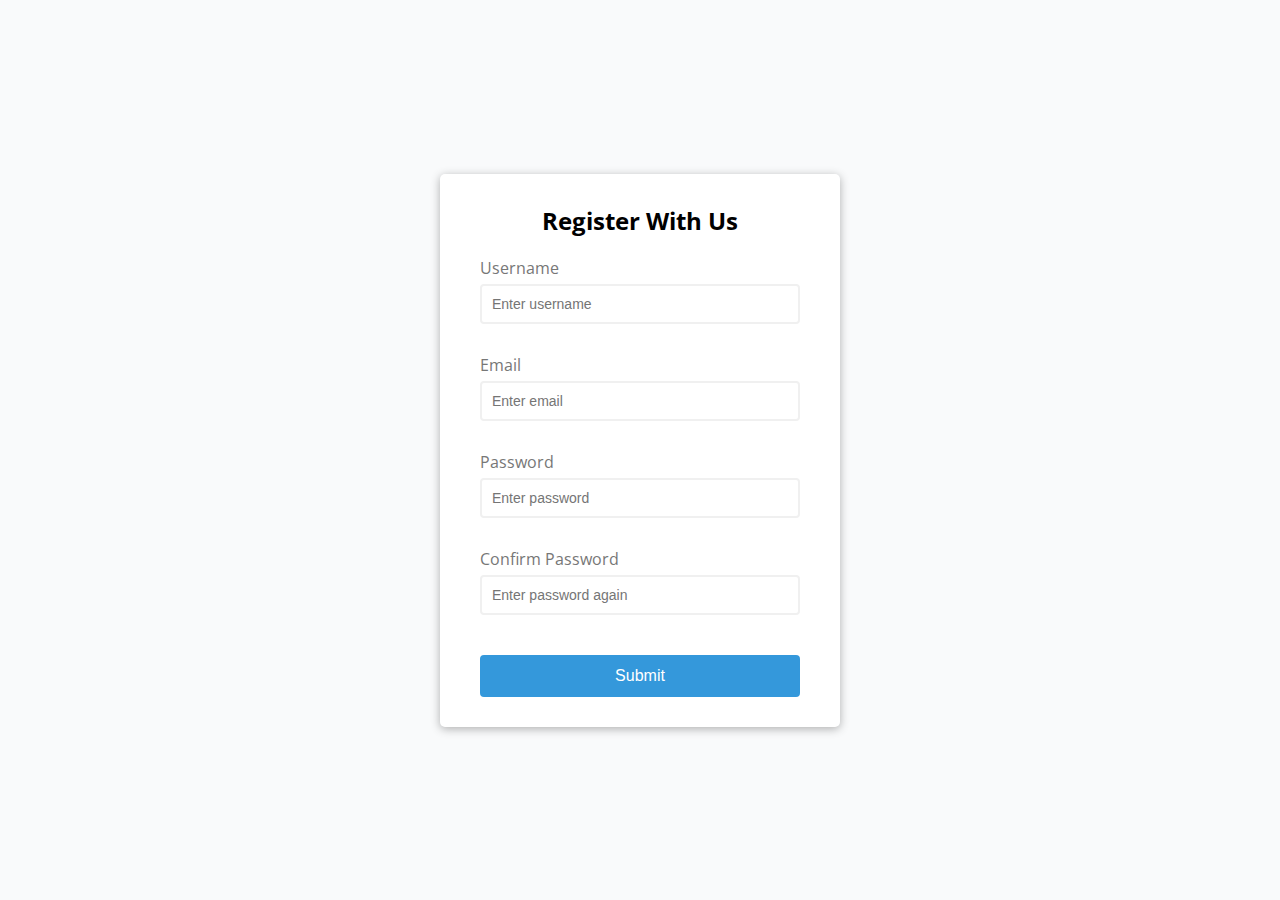
<file: 1-form-validator/index.html>
<!DOCTYPE html>
<html lang="en">
<head>
    <meta charset="UTF-8">
    <meta name="viewport" content="width=device-width, initial-scale=1.0">
    <link rel="stylesheet" href="style.css">
    <title>Form Validator</title>
</head>
<body>
    <div class="container">
        <form id="form" class="form">
            <h2>Register With Us</h2>
            <div class="form-control">
                <label for="username">Username</label>
                <input type="text" id="username" placeholder="Enter username">
                <small>Error message</small>
            </div>
            <div class="form-control">
                <label for="email">Email</label>
                <input type="text" id="email" placeholder="Enter email">
                <small>Error message</small>
            </div>
            <div class="form-control">
                <label for="password">Password</label>
                <input type="password" id="password" placeholder="Enter password">
                <small>Error message</small>
            </div>
            <div class="form-control">
                <label for="password2">Confirm Password</label>
                <input type="password" id="password2" placeholder="Enter password again">
                <small>Error message</small>
            </div>
            <button>Submit</button>
        </form>
    </div>
    <script src="script.js"></script>
</body>
</html>
</file>
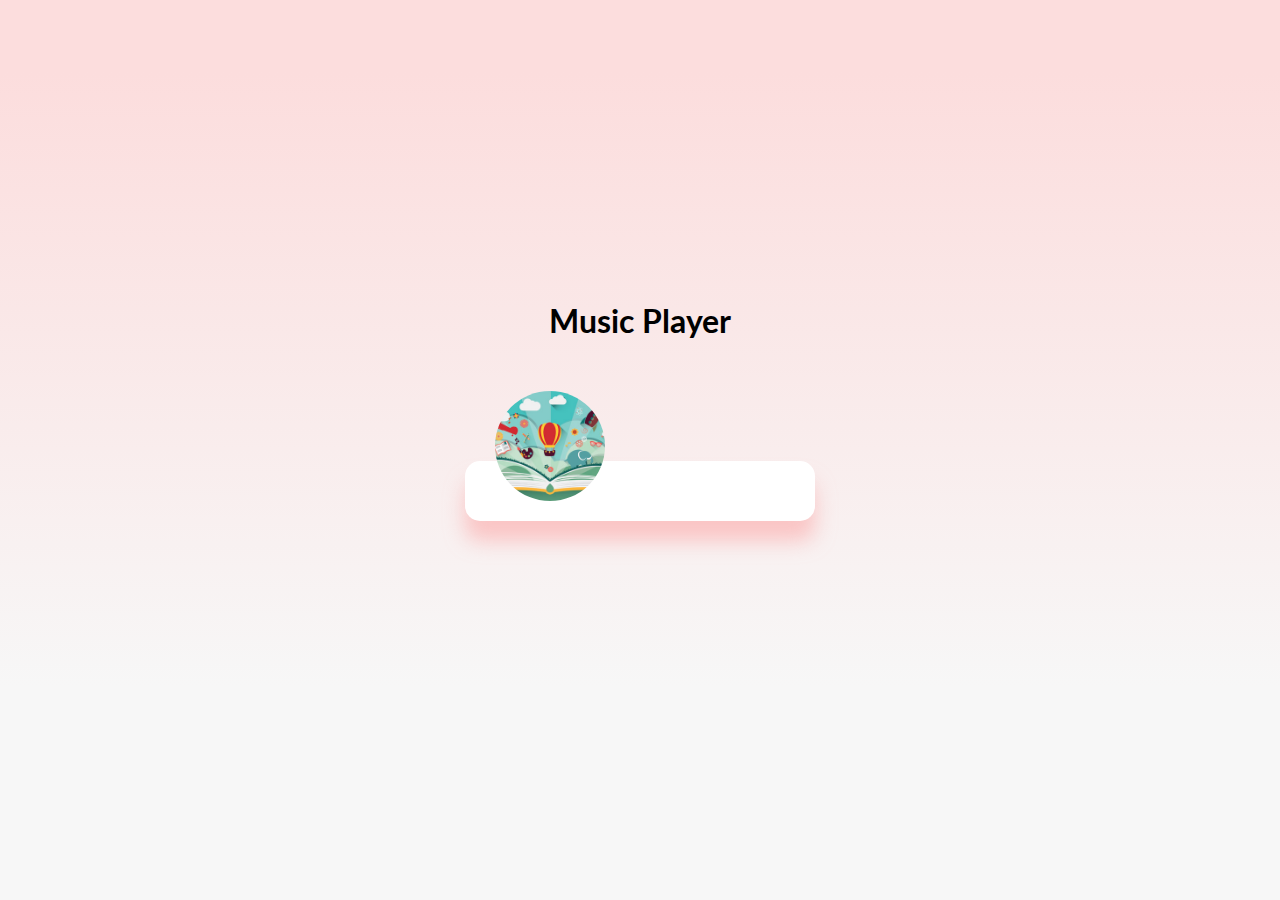
<file: 10-music-player/index.html>
<!DOCTYPE html>

<html>
  <head>
    <meta charset="utf-8">
    <meta http-equiv="X-UA-Compatible" content="IE=edge">
    <title>Music Player</title>
    <meta name="viewport" content="width=device-width, initial-scale=1">
    <link rel="stylesheet" href="style.css">
    <link rel="stylesheet" href="https://cdnjs.cloudflare.com/ajax/libs/font-awesome/5.15.1/css/all.min.css" integrity="sha512-+4zCK9k+qNFUR5X+cKL9EIR+ZOhtIloNl9GIKS57V1MyNsYpYcUrUeQc9vNfzsWfV28IaLL3i96P9sdNyeRssA==" crossorigin="anonymous" />
  </head>
  <body>
    <h1>Music Player</h1>

    <div class="music-container" id="music-container">
      <div class="music-info">
        <h4 id="title"></h4>
        <div class="progress-container" id="progress-container">
          <div class="progress" id="progress"></div>
        </div>
      </div>

      <audio src="music/ukulele.mp3" id="audio"></audio>

      <div class="img-container">
        <img src="images/ukulele.jpg" alt="" id="cover">
      </div>
      <div class="navigation">
        <button id="prev" class="action-btn">
          <i class="fas fa-backward"></i>
        </button>
        <button id="play" class="action-btn action-btn-big">
          <i class="fas fa-play"></i>
        </button>
        <button id="next" class="action-btn">
          <i class="fas fa-forward"></i>
        </button>
      </div>
    </div>

    <script src="script.js" async defer></script>
  </body>
</html>
</file>
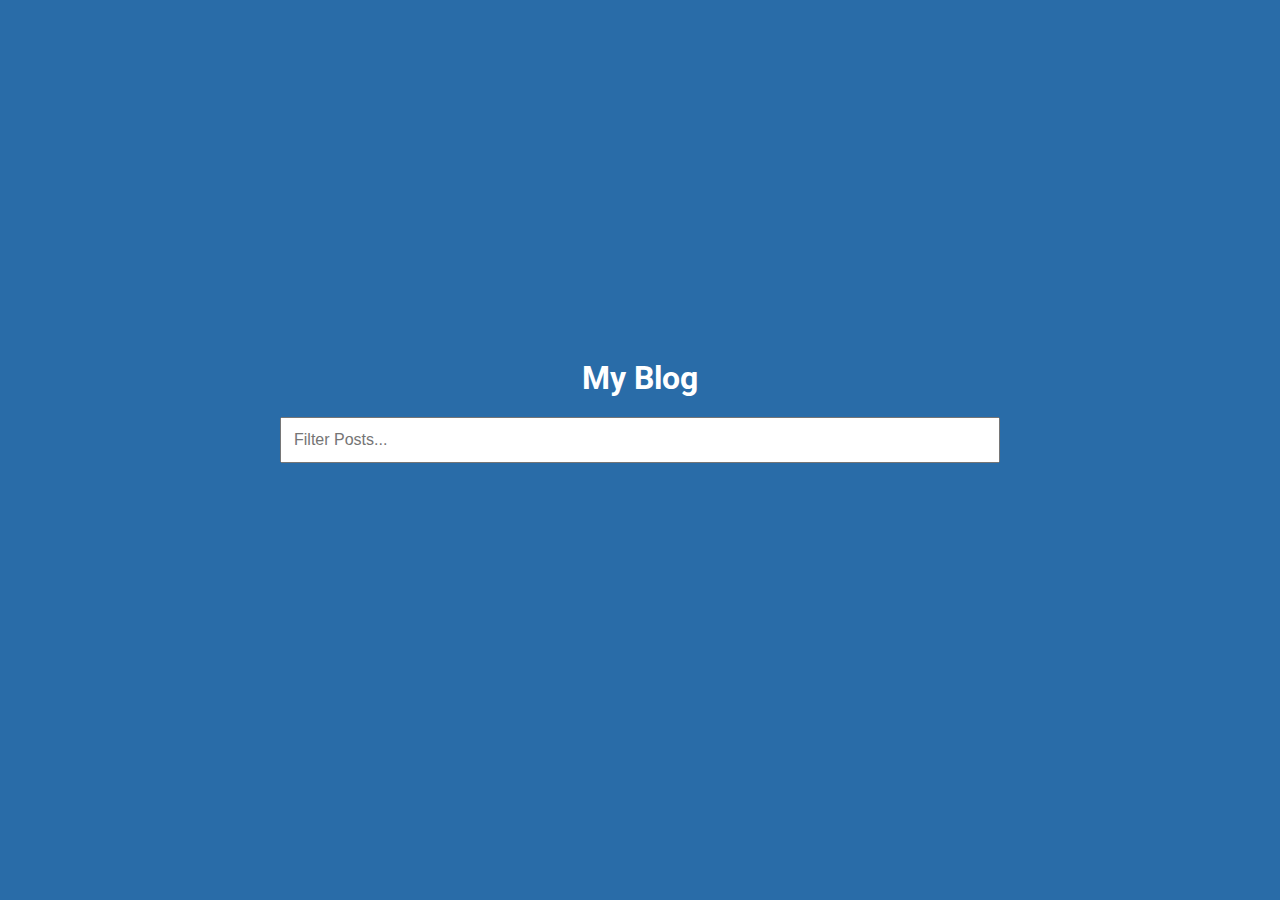
<file: 11-infinite-scroll-posts/index.html>
<!DOCTYPE html>

<html>
  <head>
    <meta charset="utf-8">
    <meta http-equiv="X-UA-Compatible" content="IE=edge">
    <title>My App</title>
    <meta name="description" content="">
    <meta name="viewport" content="width=device-width, initial-scale=1">
    <link rel="stylesheet" href="style.css">
  </head>
  <body>
    <h1>My Blog</h1>
    <div class="filter-container">
      <input type="text" id="filter" class="filter" placeholder="Filter Posts...">
    </div>
    <div id="posts-container"></div>

    <div class="loader">
      <div class="circle"></div>
      <div class="circle"></div>
      <div class="circle"></div>
    </div>

    <script src="script.js" async defer></script>
  </body>
</html>
</file>
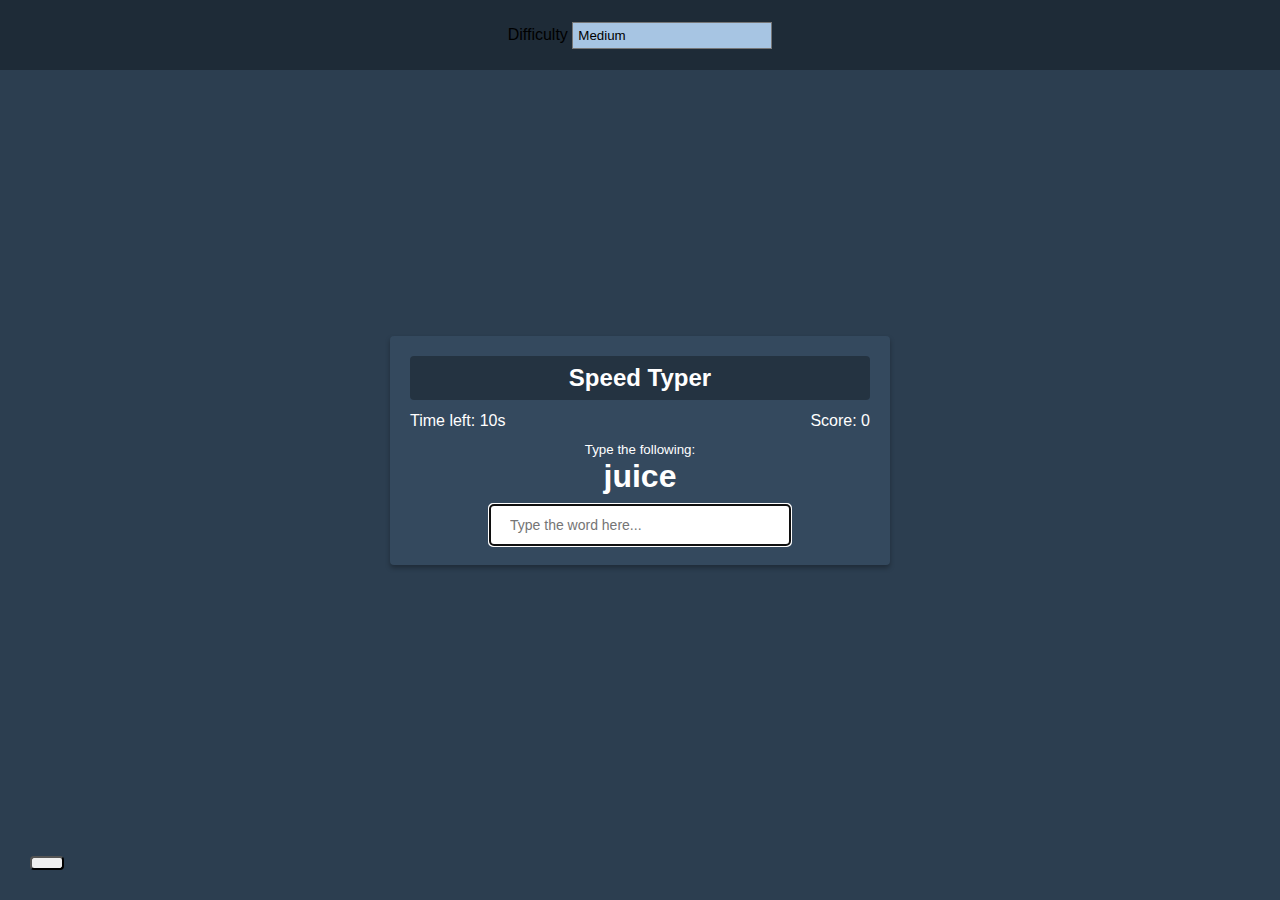
<file: 12-typing-game/index.html>
<!DOCTYPE html>

<html>
  <head>
    <meta charset="utf-8">
    <meta http-equiv="X-UA-Compatible" content="IE=edge">
    <title>Speed Typer</title>
    <meta name="description" content="">
    <meta name="viewport" content="width=device-width, initial-scale=1">
    <link rel="stylesheet" href="https://cdnjs.cloudflare.com/ajax/libs/font-awesome/5.15.1/css/all.min.css" integrity="sha512-+4zCK9k+qNFUR5X+cKL9EIR+ZOhtIloNl9GIKS57V1MyNsYpYcUrUeQc9vNfzsWfV28IaLL3i96P9sdNyeRssA==" crossorigin="anonymous" />
    <link rel="stylesheet" href="style.css">
  </head>
  <body>
    <button id="settings-btn" class="settings-btn"><i class="fas fa-cog"></i></button>

    <div id="settings" class="settings">
      <form action="" id="settings-form">
        <div>
          <label for="difficulty">Difficulty</label>
          <select id="difficulty">
            <option value="easy">Easy</option>
            <option value="medium">Medium</option>
            <option value="hard">Hard</option>
          </select>
        </div>
      </form>
    </div>
    
    <div class="container" id="container">
      <h2>Speed Typer</h2>
      <small>Type the following:</small>

      <h1 id="word"></h1>

      <input type="text" id="text" autocomplete="off" placeholder="Type the word here...">

      <p class="time-container">
        Time left: <span id="time">10s</span>
      </p>

      <p class="score-container">
        Score: <span id="score">0</span>
      </p>

      <div id="end-game-container" class="end-game-container"></div>
    </div>

    <script src="script.js" async defer></script>
  </body>
</html>
</file>
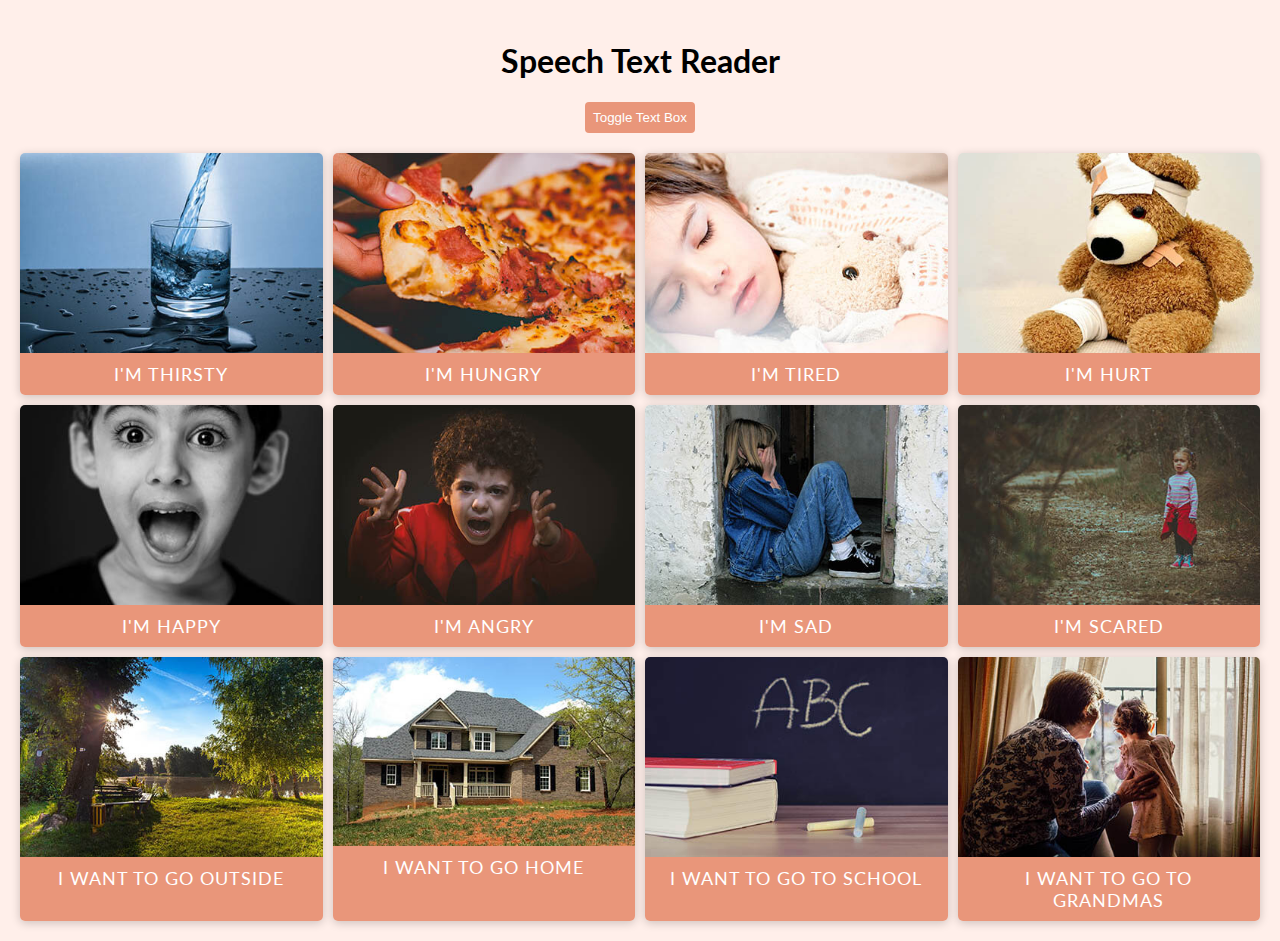
<file: 13-speech-text-reader/index.html>
<!DOCTYPE html>

<html>
  <head>
    <meta charset="utf-8">
    <meta http-equiv="X-UA-Compatible" content="IE=edge">
    <title>Speech Text Reader</title>
    <meta name="description" content="">
    <meta name="viewport" content="width=device-width, initial-scale=1">
    <link rel="stylesheet" href="style.css">
  </head>
  <body>
    <div class="container">
      <h1>Speech Text Reader</h1>
      <button id="toggle" class="btn btn-toggle">
        Toggle Text Box
      </button>
      <div id="text-box" class="text-box">
        <div id="close" class="close">X</div>
        <h3>Choose Voice</h3>
        <select id="voices"></select>
        <textarea id="text" placeholder="Enter text to read..."></textarea>
        <button class="btn" id="read">Read Text</button>
      </div>
      <main></main>
    </div>
    <script src="script.js" async defer></script>
  </body>
</html>
</file>
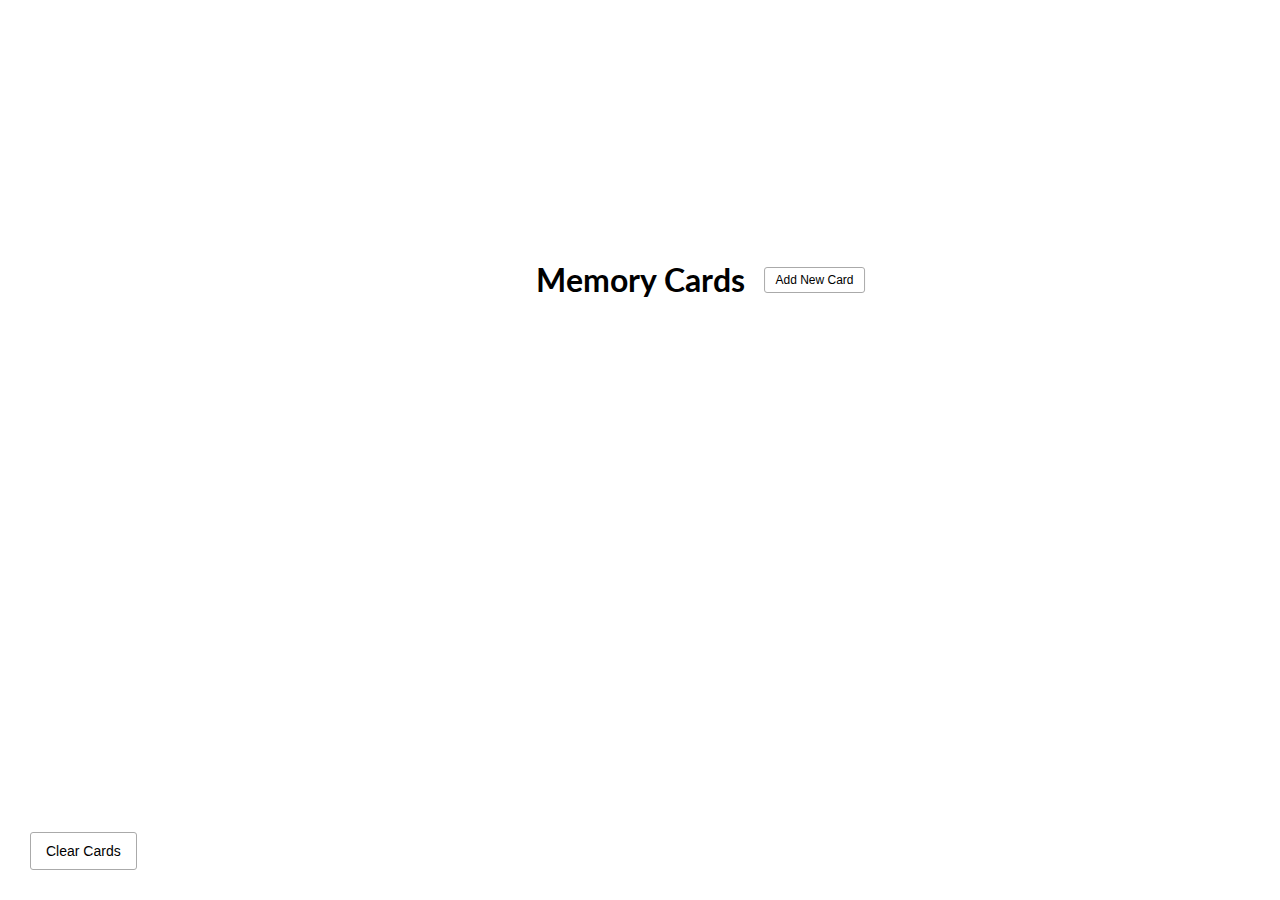
<file: 14-memory-cards/index.html>
<!DOCTYPE html>

<html>
  <head>
    <meta charset="utf-8">
    <meta http-equiv="X-UA-Compatible" content="IE=edge">
    <title></title>
    <meta name="description" content="">
    <meta name="viewport" content="width=device-width, initial-scale=1">
    <link rel="stylesheet" href="https://cdnjs.cloudflare.com/ajax/libs/font-awesome/5.15.3/css/all.min.css" integrity="sha512-iBBXm8fW90+nuLcSKlbmrPcLa0OT92xO1BIsZ+ywDWZCvqsWgccV3gFoRBv0z+8dLJgyAHIhR35VZc2oM/gI1w==" crossorigin="anonymous" referrerpolicy="no-referrer" />
    <link rel="stylesheet" href="style.css">
  </head>
  <body>
    <button id="clear" class="clear btn">
      <i class="fas fa-trash"></i> Clear Cards
    </button>

    <h1>Memory Cards
      <button id="show" class="btn btn-small">
        <i class="fas fa-plus"></i> Add New Card
      </button>
    </h1>

    <div id="cards-container" class="cards">
      <!-- <div class="card active">
        <div class="inner-card">
          <div class="inner-card-front">
            <p>
              What is PHP?
            </p>
          </div>
          <div class="inner-card-back">
            <p>
              A programming language
            </p>
          </div>
        </div>
      </div>

      <div class="card">
        <div class="inner-card">
          <div class="inner-card-front">
            <p>
              What is PHP?
            </p>
          </div>
          <div class="inner-card-back">
            <p>
              A programming language
            </p>
          </div>
        </div>
      </div> -->
    </div>

    <div class="navigation">
      <button id="prev" class="nav-button">
        <i class="fas fa-arrow-left"></i>
      </button>

      <p id="current"></p>

      <button id="next" class="nav-button">
        <i class="fas fa-arrow-right"></i>
      </button>
    </div>

    <div id="add-container" class="add-container">
      <h1>Add New card
        <button id="hide" class="btn btn-small btn-ghost">
          <i class="fas fa-times"></i>
        </button>
      </h1>

      <div class="form-group">
        <label for="question">Question</label>
        <textarea id="question" placeholder="Enter Question..."></textarea>
      </div>

      <div class="form-group">
        <label for="answer">Answer</label>
        <textarea id="answer" placeholder="Enter Answer..."></textarea>
      </div>

      <button id="add-card" class="btn">
        <i class="fas fa-plus"></i>Add Card
      </button>
    </div>

    <script src="script.js" async defer></script>
  </body>
</html>
</file>
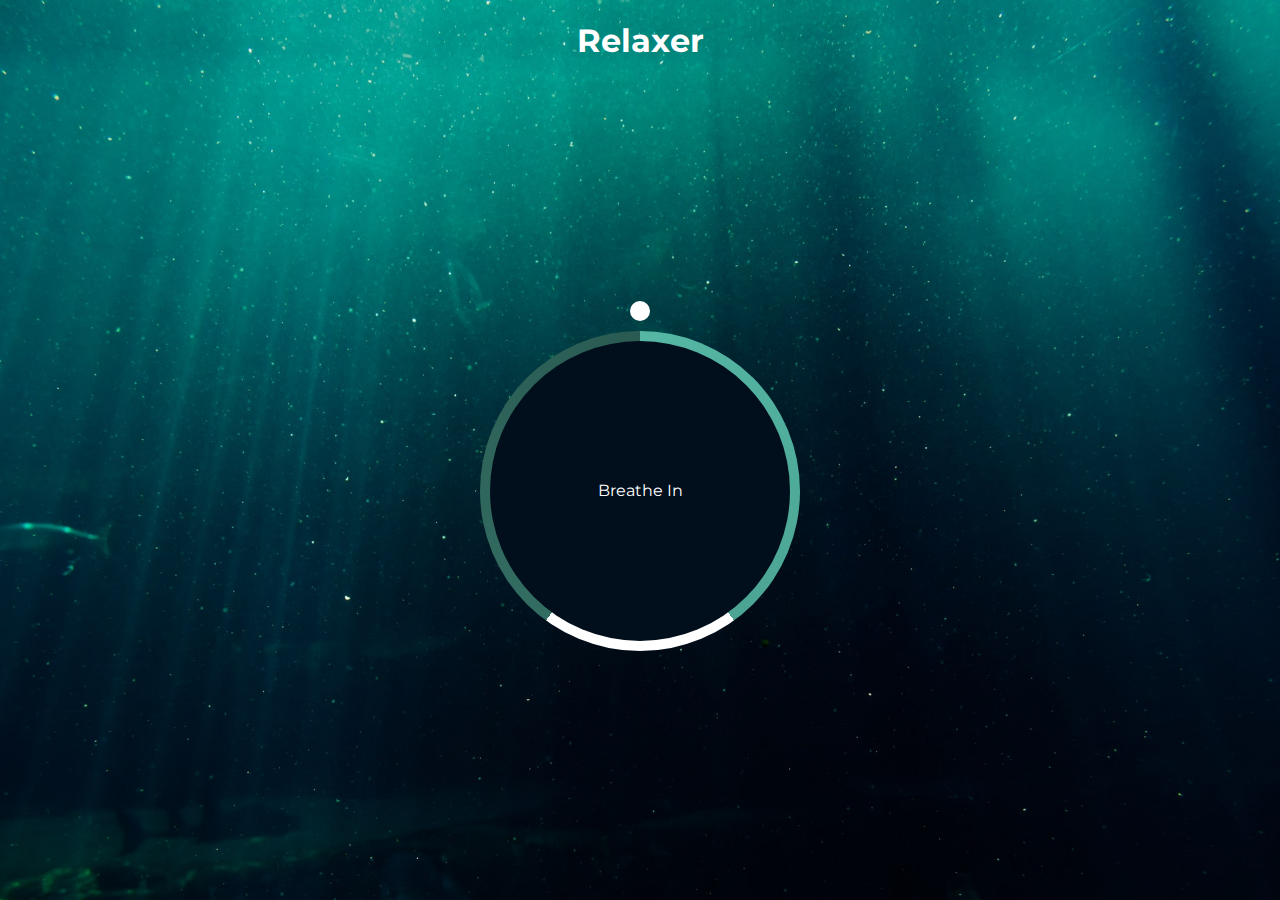
<file: 16-relaxer-app/index.html>
<!DOCTYPE html>

<html>
  <head>
    <meta charset="utf-8">
    <meta http-equiv="X-UA-Compatible" content="IE=edge">
    <title>Relaxer</title>
    <meta name="description" content="">
    <meta name="viewport" content="width=device-width, initial-scale=1">
    <link rel="stylesheet" href="style.css">
  </head>
  <body>
    <h1>Relaxer</h1>

    <div class="container" id="container">
      <div class="circle"></div>

      <p id="text"></p>

      <div class="pointer-container">
        <span class="pointer"></span>
      </div>

      <div class="gradient-circle"></div>
    </div>
    <script src="script.js" async defer></script>
  </body>
</html>
</file>
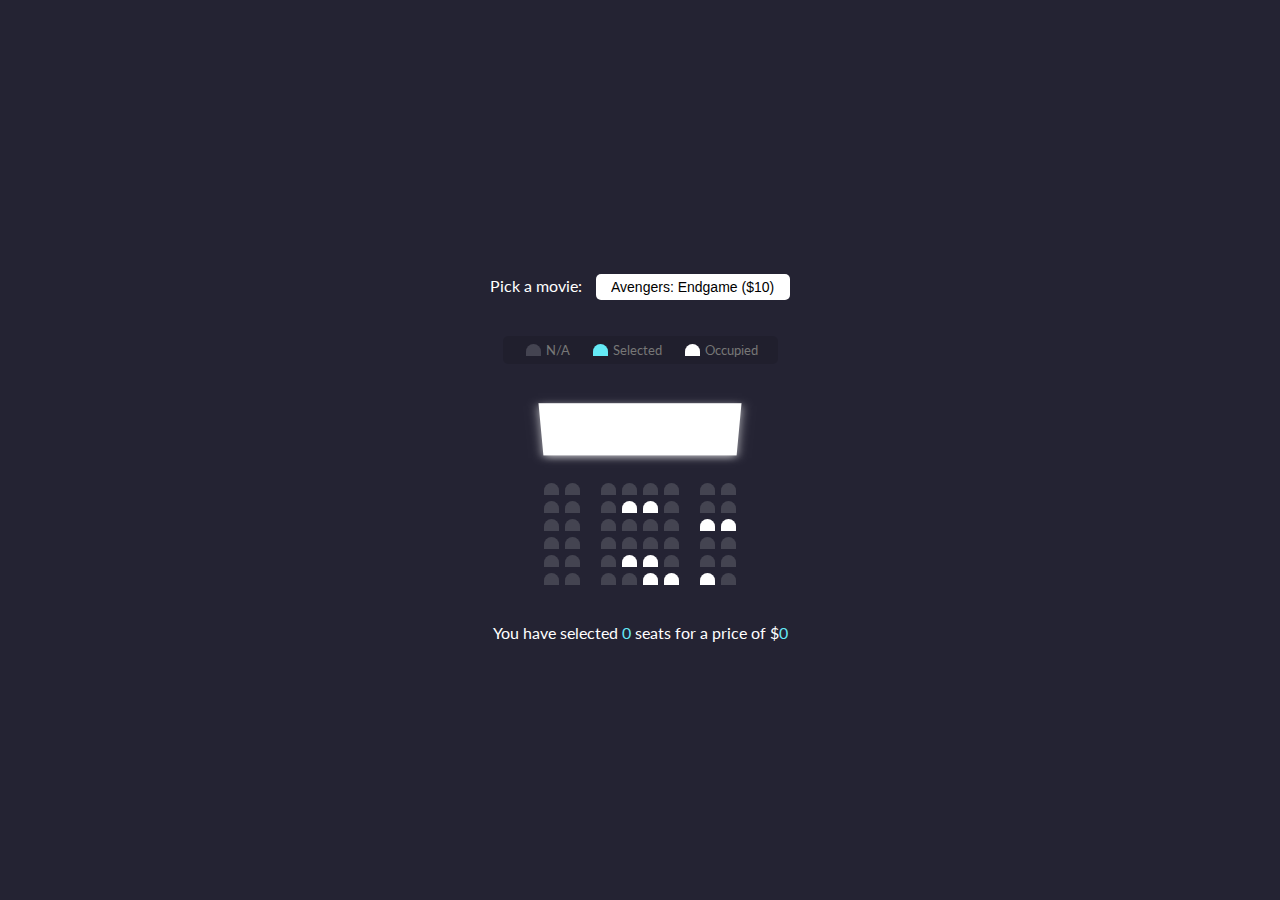
<file: 2-movie-seat-booking/index.html>
<!DOCTYPE html>
<html lang="en">
<head>
    <meta charset="UTF-8">
    <meta name="viewport" content="width=device-width, initial-scale=1.0">
    <link rel="stylesheet" href="style.css">
    <title>Movie Seat Booking</title>
</head>
<body>
    <div class="movie-container">
        <label>Pick a movie:</label>
        <select id="movie">
            <option value="10">Avengers: Endgame ($10)</option>
            <option value="12">Joker ($12)</option>
            <option value="8">Toy Story 4 ($8)</option>
            <option value="9">The Lion King ($9)</option>
        </select>
    </div>

    <ul class="showcase">
        <li>
            <div class="seat"></div>
            <small>N/A</small>
        </li>
        <li>
            <div class="seat selected"></div>
            <small>Selected</small>
        </li>
        <li>
            <div class="seat occupied"></div>
            <small>Occupied</small>
        </li>
    </ul>

    <div class="container">
        <div class="screen"></div>
        <div class="row">
            <div class="seat"></div>
            <div class="seat"></div>
            <div class="seat"></div>
            <div class="seat"></div>
            <div class="seat"></div>
            <div class="seat"></div>
            <div class="seat"></div>
            <div class="seat"></div>
        </div>
        <div class="row">
            <div class="seat"></div>
            <div class="seat"></div>
            <div class="seat"></div>
            <div class="seat occupied"></div>
            <div class="seat occupied"></div>
            <div class="seat"></div>
            <div class="seat"></div>
            <div class="seat"></div>
        </div>
        <div class="row">
            <div class="seat"></div>
            <div class="seat"></div>
            <div class="seat"></div>
            <div class="seat"></div>
            <div class="seat"></div>
            <div class="seat"></div>
            <div class="seat occupied"></div>
            <div class="seat occupied"></div>
        </div>
        <div class="row">
            <div class="seat"></div>
            <div class="seat"></div>
            <div class="seat"></div>
            <div class="seat"></div>
            <div class="seat"></div>
            <div class="seat"></div>
            <div class="seat"></div>
            <div class="seat"></div>
        </div>
        <div class="row">
            <div class="seat"></div>
            <div class="seat"></div>
            <div class="seat"></div>
            <div class="seat occupied"></div>
            <div class="seat occupied"></div>
            <div class="seat"></div>
            <div class="seat"></div>
            <div class="seat"></div>
        </div>
        <div class="row">
            <div class="seat"></div>
            <div class="seat"></div>
            <div class="seat"></div>
            <div class="seat"></div>
            <div class="seat occupied"></div>
            <div class="seat occupied"></div>
            <div class="seat occupied"></div>
            <div class="seat"></div>
        </div>
    </div>

    <p class="text">You have selected <span id="count">0</span> seats for a price of $<span id="total">0</span></p>

    <script src="script.js"></script>
</body>
</html>
</file>
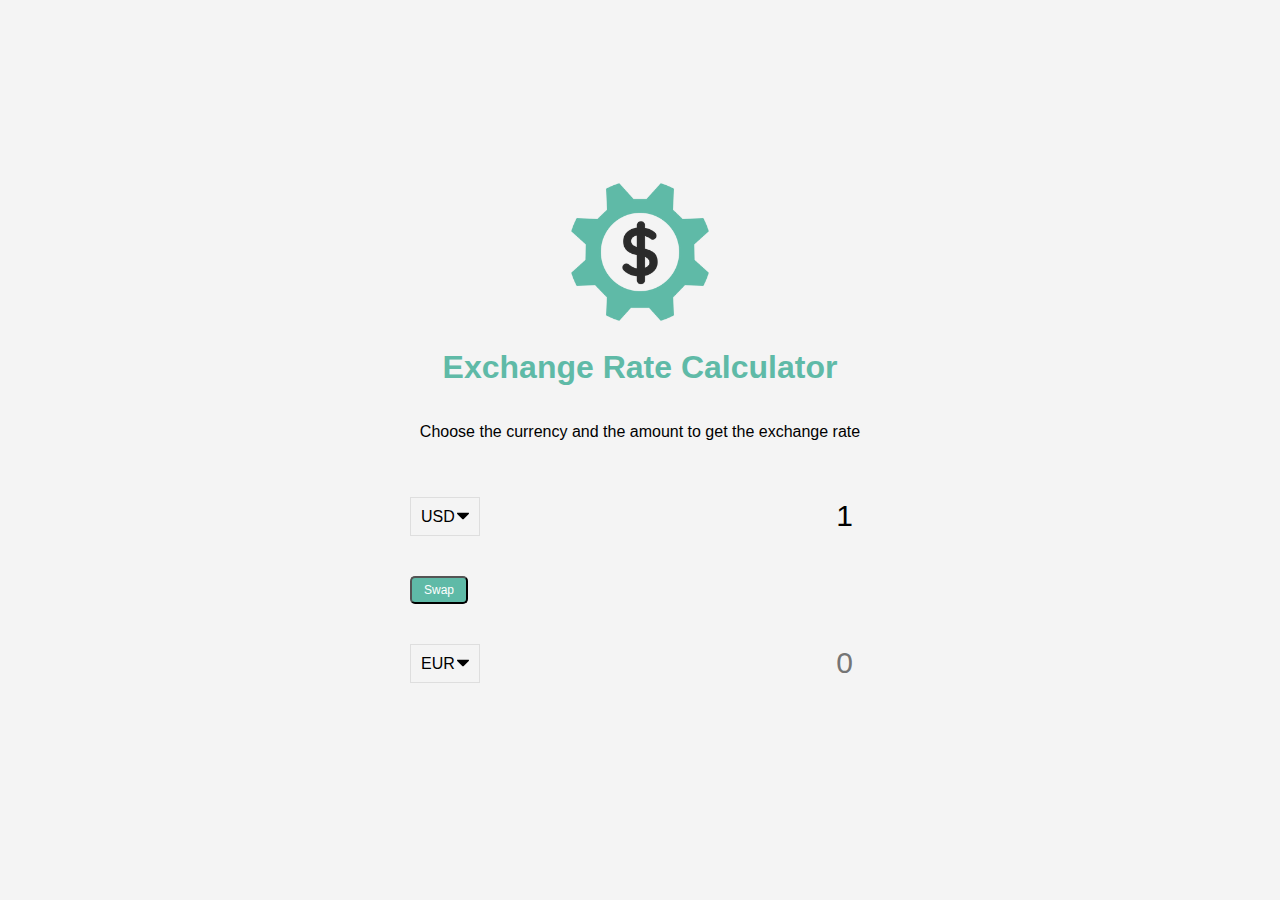
<file: 4-exchange-rate-calculator/index.html>
<!DOCTYPE html>
<!--[if lt IE 7]>      <html class="no-js lt-ie9 lt-ie8 lt-ie7"> <![endif]-->
<!--[if IE 7]>         <html class="no-js lt-ie9 lt-ie8"> <![endif]-->
<!--[if IE 8]>         <html class="no-js lt-ie9"> <![endif]-->
<!--[if gt IE 8]>      <html class="no-js"> <!--<![endif]-->
<html>

<head>
  <meta charset="utf-8">
  <meta http-equiv="X-UA-Compatible" content="IE=edge">
  <title></title>
  <meta name="description" content="">
  <meta name="viewport" content="width=device-width, initial-scale=1">
  <link rel="stylesheet" href="style.css">
</head>

<body>
  <img src="img/money.png" alt="" class="money-img">
  <h1>Exchange Rate Calculator</h1>
  <p>Choose the currency and the amount to get the exchange rate</p>
  <div class="container">
    <div class="currency">
      <select name="" id="currency-one">
        <option value="AED">AED</option>
        <option value="ARS">ARS</option>
        <option value="AUD">AUD</option>
        <option value="BGN">BGN</option>
        <option value="BRL">BRL</option>
        <option value="BSD">BSD</option>
        <option value="CAD">CAD</option>
        <option value="CHF">CHF</option>
        <option value="CLP">CLP</option>
        <option value="CNY">CNY</option>
        <option value="COP">COP</option>
        <option value="CZK">CZK</option>
        <option value="DKK">DKK</option>
        <option value="DOP">DOP</option>
        <option value="EGP">EGP</option>
        <option value="EUR">EUR</option>
        <option value="FJD">FJD</option>
        <option value="GBP">GBP</option>
        <option value="GTQ">GTQ</option>
        <option value="HKD">HKD</option>
        <option value="HRK">HRK</option>
        <option value="HUF">HUF</option>
        <option value="IDR">IDR</option>
        <option value="ILS">ILS</option>
        <option value="INR">INR</option>
        <option value="ISK">ISK</option>
        <option value="JPY">JPY</option>
        <option value="KRW">KRW</option>
        <option value="KZT">KZT</option>
        <option value="MXN">MXN</option>
        <option value="MYR">MYR</option>
        <option value="NOK">NOK</option>
        <option value="NZD">NZD</option>
        <option value="PAB">PAB</option>
        <option value="PEN">PEN</option>
        <option value="PHP">PHP</option>
        <option value="PKR">PKR</option>
        <option value="PLN">PLN</option>
        <option value="PYG">PYG</option>
        <option value="RON">RON</option>
        <option value="RUB">RUB</option>
        <option value="SAR">SAR</option>
        <option value="SEK">SEK</option>
        <option value="SGD">SGD</option>
        <option value="THB">THB</option>
        <option value="TRY">TRY</option>
        <option value="TWD">TWD</option>
        <option value="UAH">UAH</option>
        <option value="USD" selected>USD</option>
        <option value="UYU">UYU</option>
        <option value="VND">VND</option>
        <option value="ZAR">ZAR</option>
      </select>
      <input type="number" id="amount-one" placeholder="0" value="1">
    </div>

    <div class="swap-rate-container">
      <button class="btn" id="swap">
        Swap
      </button>
      <div class="rate" id="rate"></div>
    </div>

    <div class="currency">
      <select name="" id="currency-two">
        <option value="AED">AED</option>
        <option value="ARS">ARS</option>
        <option value="AUD">AUD</option>
        <option value="BGN">BGN</option>
        <option value="BRL">BRL</option>
        <option value="BSD">BSD</option>
        <option value="CAD">CAD</option>
        <option value="CHF">CHF</option>
        <option value="CLP">CLP</option>
        <option value="CNY">CNY</option>
        <option value="COP">COP</option>
        <option value="CZK">CZK</option>
        <option value="DKK">DKK</option>
        <option value="DOP">DOP</option>
        <option value="EGP">EGP</option>
        <option value="EUR" selected>EUR</option>
        <option value="FJD">FJD</option>
        <option value="GBP">GBP</option>
        <option value="GTQ">GTQ</option>
        <option value="HKD">HKD</option>
        <option value="HRK">HRK</option>
        <option value="HUF">HUF</option>
        <option value="IDR">IDR</option>
        <option value="ILS">ILS</option>
        <option value="INR">INR</option>
        <option value="ISK">ISK</option>
        <option value="JPY">JPY</option>
        <option value="KRW">KRW</option>
        <option value="KZT">KZT</option>
        <option value="MXN">MXN</option>
        <option value="MYR">MYR</option>
        <option value="NOK">NOK</option>
        <option value="NZD">NZD</option>
        <option value="PAB">PAB</option>
        <option value="PEN">PEN</option>
        <option value="PHP">PHP</option>
        <option value="PKR">PKR</option>
        <option value="PLN">PLN</option>
        <option value="PYG">PYG</option>
        <option value="RON">RON</option>
        <option value="RUB">RUB</option>
        <option value="SAR">SAR</option>
        <option value="SEK">SEK</option>
        <option value="SGD">SGD</option>
        <option value="THB">THB</option>
        <option value="TRY">TRY</option>
        <option value="TWD">TWD</option>
        <option value="UAH">UAH</option>
        <option value="USD">USD</option>
        <option value="UYU">UYU</option>
        <option value="VND">VND</option>
        <option value="ZAR">ZAR</option>
      </select>
      <input type="number" id="amount-two" placeholder="0">
    </div>
  </div>

  <script src="script.js" async defer></script>
</body>

</html>
</file>
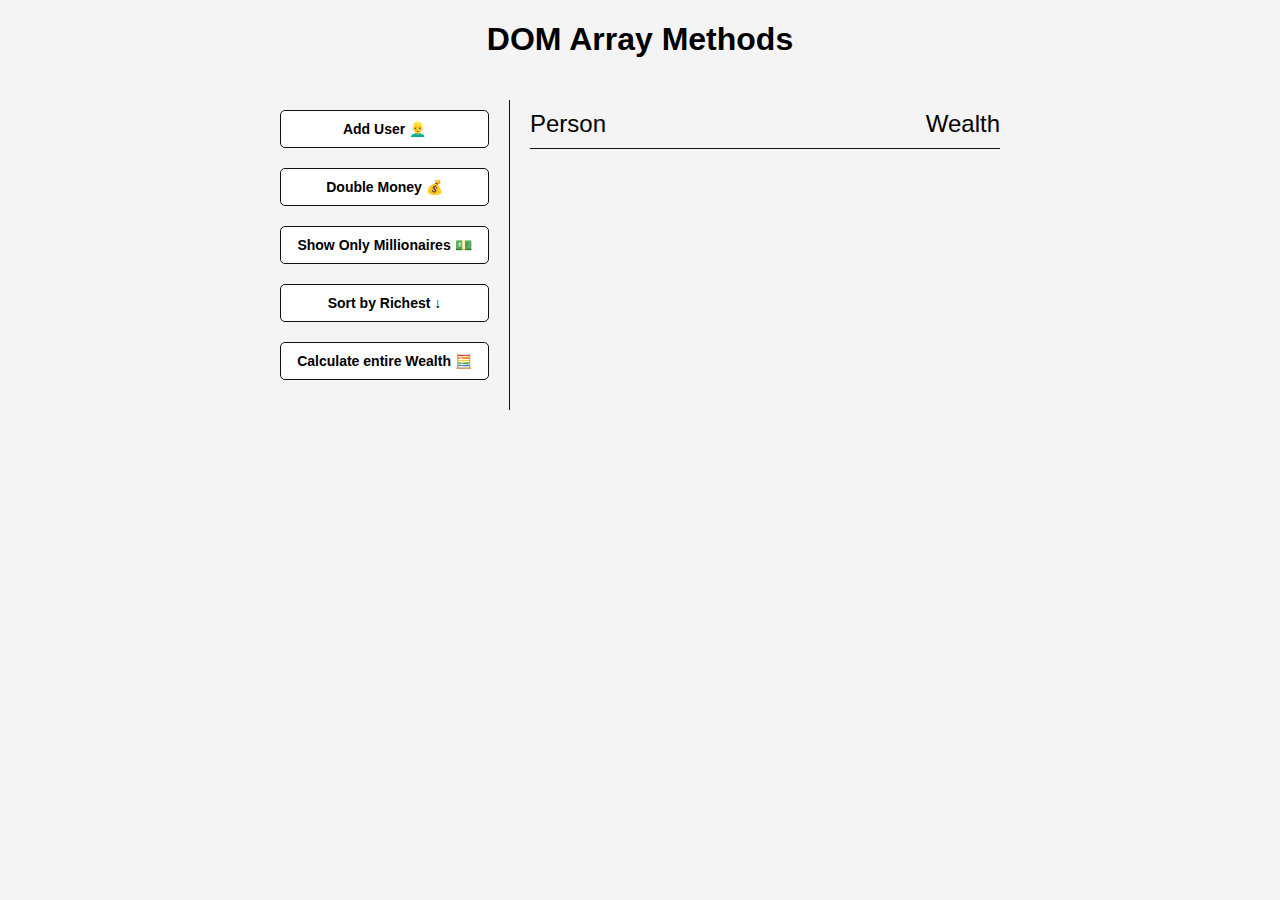
<file: 5-DOM-array-methods/index.html>
<!DOCTYPE html>

<html>
  <head>
    <meta charset="utf-8">
    <meta http-equiv="X-UA-Compatible" content="IE=edge">
    <title>DOM Array Methods</title>
    <meta name="description" content="">
    <meta name="viewport" content="width=device-width, initial-scale=1">
    <link rel="stylesheet" href="style.css">
  </head>
  <body>
    <h1>DOM Array Methods</h1>

    <div class="container">
      <aside>
        <button id="add-user">Add User 👱‍♂️</button>
        <button id="double">Double Money 💰</button>
        <button id="show-millionaires">Show Only Millionaires 💵</button>
        <button id="sort">Sort by Richest ↓</button>
        <button id="calculate-wealth">Calculate entire Wealth 🧮</button>
        
      </aside>

      <main id="main">
        <h2><strong>Person</strong> Wealth</h2>
        <h4 class="total">*Total Wealth: <strong>0</strong></h4>
      </main>

    </div>
    
    <script src="script.js" async defer></script>
  </body>
</html>
</file>
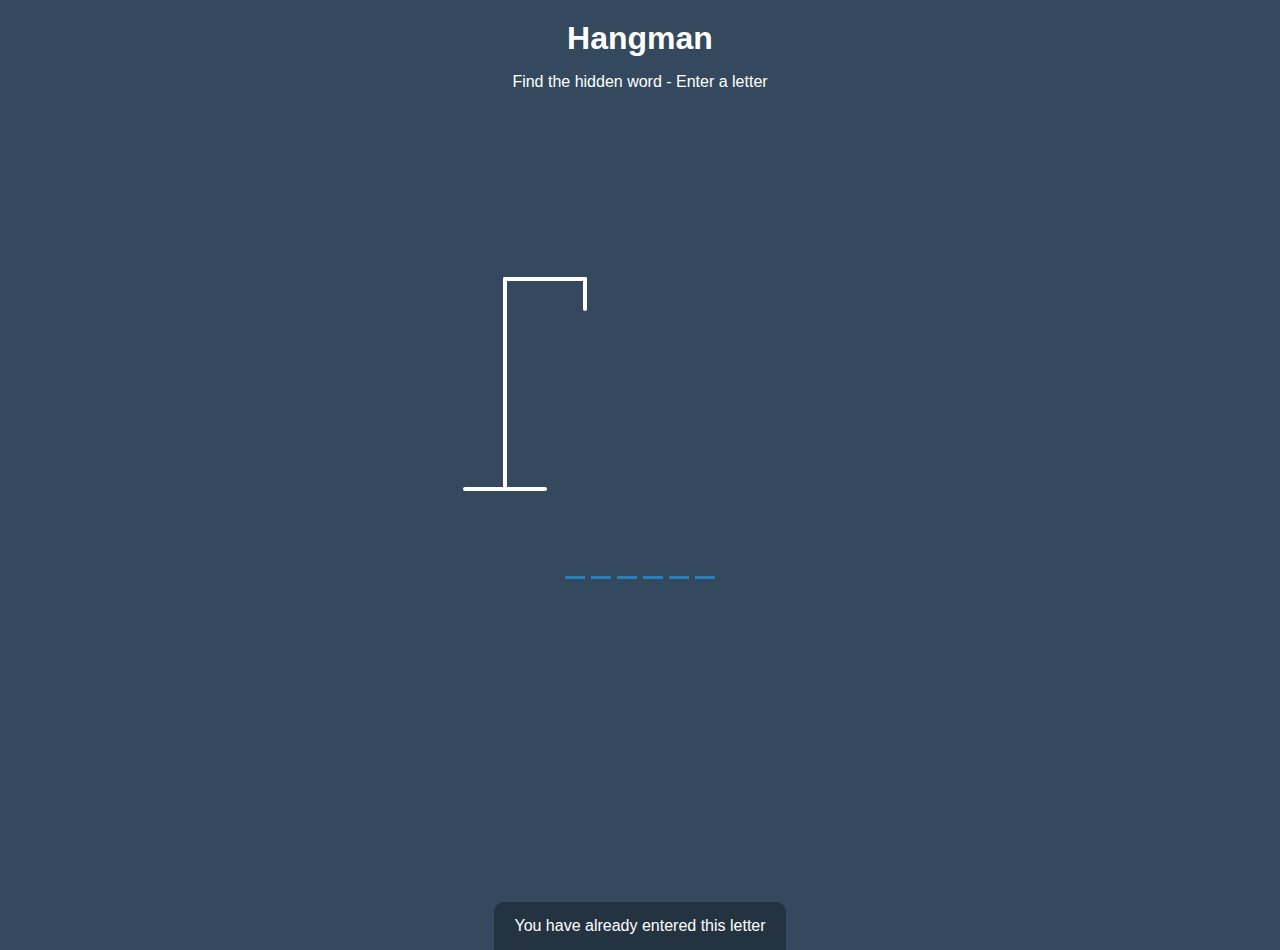
<file: 7-hangman-game/index.html>
<!DOCTYPE html>

<html>
  <head>
    <meta charset="utf-8">
    <meta http-equiv="X-UA-Compatible" content="IE=edge">
    <title>Hangman</title>
    <meta name="description" content="">
    <meta name="viewport" content="width=device-width, initial-scale=1">
    <link rel="stylesheet" href="style.css">
  </head>
  <body>
    <h1>Hangman</h1>
    <p>Find the hidden word - Enter a letter</p>
    <div class="game-container">
      <svg height="250" width="200" class="figure-container">
        <!-- Rod -->
        <line x1="60" y1="20" x2="140" y2="20" />
        <line x1="140" y1="20" x2="140" y2="50" />
        <line x1="60" y1="230" x2="60" y2="20" />
        <line x1="20" y1="230" x2="100" y2="230" />

        <!-- Head -->
        <circle cx="140" cy="70" r="20" class="figure-part" />

        <!-- Torso -->
        <line x1="140" y1="90" x2="140" y2="130" class="figure-part" />

        <!-- Left Arm -->
        <line x1="140" y1="110" x2="110" y2="90" class="figure-part" />

        <!-- Right Arm -->
        <line x1="140" y1="110" x2="170" y2="90" class="figure-part" />

        <!-- Left Leg -->
        <line x1="140" y1="130" x2="110" y2="185" class="figure-part" />

        <!-- Right Leg -->
        <line x1="140" y1="130" x2="170" y2="185" class="figure-part" />

      </svg>

      <div class="wrong-letters-container">
        <div id="wrong-letters"></div>

        
      </div>
      <div class="word" id="word"></div>
    </div>

    <!-- Container for final message -->
    <div class="popup-container" id="popup-container">
      <div class="popup">
        <h2 id="final-message"></h2>
        <button id="play-button">Play Again</button>
      </div>
    </div>
    
    <!-- Notification -->
    <div class="notification-container" id="notification-container">
      <p>You have already entered this letter</p>
    </div>

    <script src="script.js" async defer></script>
  </body>
</html>
</file>
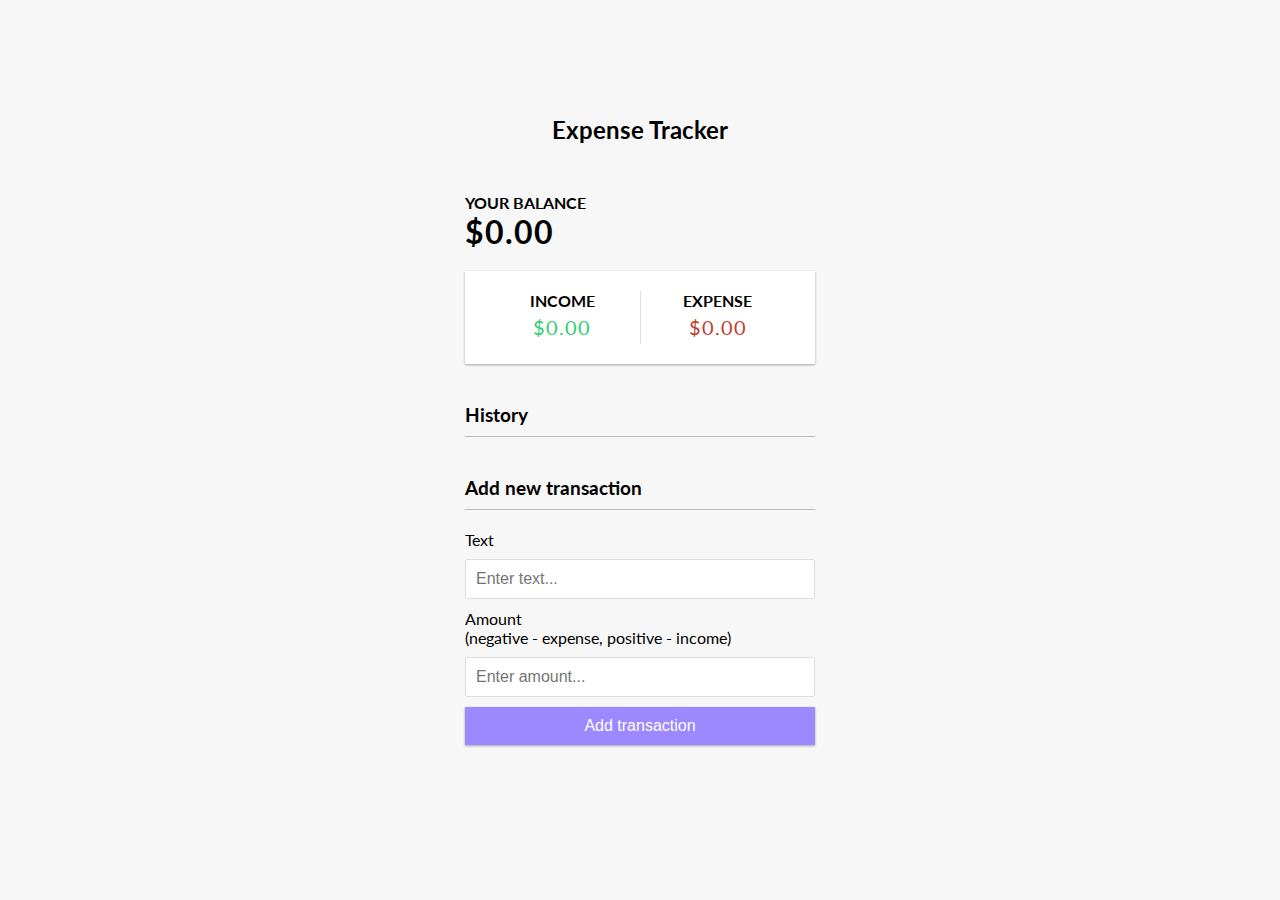
<file: 9-expense-tracker/index.html>
<!DOCTYPE html>

<html>
  <head>
    <meta charset="utf-8">
    <meta http-equiv="X-UA-Compatible" content="IE=edge">
    <title>Expense Tracker</title>
    <meta name="description" content="">
    <meta name="viewport" content="width=device-width, initial-scale=1">
    <link rel="stylesheet" href="style.css">
  </head>
  <body>
    <h2>Expense Tracker</h2>

    <div class="container">
      <h4>Your Balance</h4>
      <h1 id="balance">$0.00</h1>

      <div class="inc-exp-container">
        <div>
          <h4>Income</h4>
          <p id="money-plus" class="money plus">+$0.00</p>
        </div>
        <div>
          <h4>Expense</h4>
          <p id="money-minus" class="money minus">-$0.00</p>
        </div>
      </div>

      <h3>History</h3>
      <ul id="list" class="list">
        <!-- <li class="minus">Cash <span>-$400</span><button class="delete-btn">x  </button></li> -->
      </ul>

      <h3>Add new transaction</h3>
      <form id="form">
        <div class="form-control">
          <label for="text">Text</label>
          <input type="text" id="text" placeholder="Enter text...">
        </div>
        <div class="form-control">
          <label for="amount">Amount <br>(negative - expense, positive - income)</label>
          <input type="number" id="amount" placeholder="Enter amount...">
        </div>
        <button class="btn">Add transaction</button>
      </form>
    </div>
    <script src="script.js" async defer></script>
  </body>
</html>
</file>
<file: 1-form-validator/style.css>
@import url('https://fonts.googleapis.com/css2?family=Open+Sans&display=swap');

:root {
    --success-color: #2ecc71;
    --error-color: #e74c3c;
}


* {
    box-sizing: border-box;
}

body {
    background-color: #f9fafb;
    font-family: 'Open Sans', sans-serif;
    display: flex;
    align-items: center;
    justify-content: center;
    min-height: 100vh;
    margin: 0;
}

.container {
    background-color: #fff;
    border-radius: 5px;
    box-shadow: 0 2px 10px rgba(0,0,0,0.3);
    width: 400px;
}

h2 {
    text-align: center;
    margin: 0 0 20px;
}

.form {
    padding: 30px 40px;
}

.form-control {
    margin-bottom: 10px;
    padding-bottom: 20px;
    position: relative;
}

.form-control label {
    color: #777;
    display: block;
    margin-bottom: 5px;
}

.form-control input {
    border: 2px solid #f0f0f0;
    border-radius: 4px;
    display: block;
    width: 100%;
    padding: 10px;
    font-size: 14px;
}

.form-control input:focus {
    outline: 0;
    border-color: #777;
}

.form-control.success input {
    border-color: var(--success-color);
}

.form-control.error input {
    border-color: var(--error-color);
}

.form-control small {
    color: var(--error-color);
    position: absolute;
    bottom: 0;
    left: 0;
    visibility: hidden;
}

.form-control.error small {
    visibility: visible;
}

.form button {
    cursor: pointer;
    background-color: #3498db;
    border: 2px solid #3498db;
    border-radius: 4px;
    color: #fff;
    display: block;
    font-size: 16px;
    padding: 10px;
    margin-top: 20px;
    width: 100%;
}
</file>
<file: 10-music-player/style.css>
@import url('https://fonts.googleapis.com/css2?family=Lato&display=swap');

* {
  box-sizing: border-box;
}

body {
  background-image: linear-gradient(0deg,
      rgba(247, 247, 247, 1) 23.8%,
      rgba(252, 221, 221, 1) 92%);
  height: 100vh;
  display: flex;
  flex-direction: column;
  align-items: center;
  justify-content: center;
  font-family: 'Lato', sans-serif;
  margin: 0;
}

.music-container {
  background-color: white;
  border-radius: 15px;
  box-shadow: 0 20px 20px 0 rgba(252, 169, 169, 0.6);
  display: flex;
  padding: 20px 30px;
  position: relative;
  margin: 100px 0;
  z-index: 10;
}

.img-container {
  position: relative;
  width: 110px;
}

.img-container::after {
  content: '';
  background-color: #fff;
  border-radius: 50%;
  position: absolute;
  bottom: 100%;
  left: 50%;
  height: 20x;
  width: 20px;
  transform: translate(-50%, 50%);
}

.img-container img {
  border-radius: 50%;
  object-fit: cover;
  height: 110px;
  width: inherit;
  position: absolute;
  bottom: 0;
  left: 0;
  animation: rotate 3s linear infinite;

  animation-play-state: paused;
}

.music-container.play .img-container img {
  animation-play-state: running;
}

@keyframes rotate {
  from {
    transform: rotate(0deg);
  }

  to {
    transform: rotate(360deg);
  }
}

.navigation {
  display: flex;
  align-items: center;
  justify-content: center;
  z-index: 1;
}

.action-btn {
  background-color: white;
  border: none;
  color: #dfdbdf;
  font-size: 20px;
  cursor: pointer;
  padding: 10px;
  margin: 0 20px;
}

.action-btn.action-btn-big {
  color: #cdc2d0;
  font-size: 30px;
}

.action-btn:focus {
  outline: none;
}

.music-info {
  background-color: rgba(255, 255, 255, 0.5);
  border-radius: 15px 15px 0 0;
  position: absolute;
  top: 0;
  left: 20px;
  width: calc(100% - 40px);
  padding: 10px 10px 10px 150px;
  opacity: 0;
  transform: translateY(0%);
  transition: transform 0.3s ease-in, opacity o.3s ease-in;
  z-index: 0;
}

.music-container.play .music-info {
  opacity: 1;
  transform: translateY(-100%);
}

.music-info h4 {
  margin: 0;
}

.progress-container {
  background: white;
  border-radius: 5px;
  cursor: pointer;
  margin: 10px 0;
  height: 4px;
  width: 100%;
}

.progress {
  background-color: #fe8daa;
  border-radius: 5px;
  height: 100%;
  width: 0%;
  transition: width 0.1s linear;
}
</file>
<file: 11-infinite-scroll-posts/style.css>
@import url('https://fonts.googleapis.com/css2?family=Roboto&display=swap');

* {
  box-sizing: border-box;
}

body {
  background-color: #296ca8;
  color: white;
  font-family: 'Roboto', sans-serif;
  display: flex;
  flex-direction: column;
  align-items: center;
  justify-content: center;
  min-height: 100vh;
  margin: 0;
  padding-bottom: 100px;
}

h1 {
  margin-bottom: 0;
  text-align: center;
}

.filter-container {
  margin-top: 20px;
  width: 80vh;
  max-width: 800px;
}

.filter {
  width: 100%;
  padding: 12px;
  font-size: 16px;
}

.post {
  position: relative;
  background-color: #4992d3;
  box-shadow: 0 2px 4px rgba(0, 0, 0, 0.3);
  border-radius: 3px;
  padding: 20px;
  margin: 40px 0;
  display: flex;
  width: 80vh;
  max-width: 800px;
}

.post .post-title {
  margin: 0;
}

.post .post-body {
  margin: 15px 0 0;
  line-height: 1.3;
}

.post .post-info {
  margin-left: 20px;
}

.post .number {
  position: absolute;
  top: -15px;
  left: -15px;
  font-size: 15px;
  width: 40px;
  height: 40px;
  border-radius: 50%;
  background: white;
  color: #296ca8;
  display: flex;
  align-items: center;
  justify-content: center;
  padding: 7px 10px;
}

.loader {
  opacity: 0;
  display: flex;
  position: fixed;
  bottom: 50px;
  transition: opacity 0.3s ease-in;
}

.loader.show {
  opacity: 1;
}


.circle {
  background-color: #fff;
  width: 10px;
  height: 10px;
  border-radius: 50%;
  margin: 5px;
  animation: bounce 0.5s ease-in infinite;
}

.circle:nth-of-type(2) {
  animation-delay: 0.1s;
}

.circle:nth-of-type(3) {
  animation-delay: 0.2s;
}

@keyframes bounce {

  0%,
  100% {
    transform: translateY(0);
  }

  50% {
    transform: translateY(-10px);
  }
}
</file>
<file: 12-typing-game/style.css>
* {
  box-sizing: border-box;
}

body {
  background-color: #2c3e50;
  display: flex;
  align-items: center;
  justify-content: center;
  min-height: 100vh;
  margin: 0;
  font-family: Verdana, Geneva, Tahoma, sans-serif;
}

button {
  cursor: pointer;
  font-size: 14px;
  border-radius: 4px;
  padding: 5px 15px;
}

select {
  width: 200px;
  padding: 5px;
  appearance: none;
  -webkit-appearance: none;
  -moz-appearance: none;
  border-radius: 0;
  background-color: #a7c5e3;
}

select:focus,
button:focus {
  outline: 0;
}

.settings-btn {
  position: absolute;
  bottom: 30px;
  left: 30px;
}

.settings {
  position: absolute;
  top: 0;
  left: 0;
  width: 100%;
  background-color: rgba(0, 0, 0, 0.3);
  height: 70px;
  display: flex;
  align-items: center;
  justify-content: center;
  transform: translateY(0);
  transition: transform 0.3s ease-in-out;
}

.settings.hide {
  transform: translateY(-100%);
}

.container {
  background-color: #34495e;
  padding: 20px;
  border-radius: 4px;
  box-shadow: 0 3px 5px rgba(0, 0, 0, 0.3);
  color: white;
  position: relative;
  text-align: center;
  width: 500px;
}

.animation {
  animation-name: example;
  animation-duration: 1s;
}

h2 {
  background-color: rgba(0, 0, 0, 0.3);
  padding: 8px;
  border-radius: 4px;
  margin: 0 0 40px;
}

h1 {
  margin: 0;
}

input {
  border: 0;
  border-radius: 4px;
  font-size: 14px;
  width: 300px;
  padding: 12px 20px;
  margin-top: 10px;
}

.score-container {
  position: absolute;
  top: 60px;
  right: 20px;
}

.time-container {
  position: absolute;
  top: 60px;
  left: 20px;
}

.end-game-container {
  background-color: inherit;
  display: none;
  align-items: center;
  justify-content: center;
  flex-direction: column;
  position: absolute;
  top: 0;
  left: 0;
  width: 100%;
  height: 100%;
  z-index: 1;
}

/* The animation code */
@keyframes example {
  from {
    background-color: white;
  }

  to {
    background-color: #34495e;
  }
}
</file>
<file: 13-speech-text-reader/style.css>
@import url('https://fonts.googleapis.com/css?family=Lato');

* {
  box-sizing: border-box;
}

body {
  background: #ffefea;
  font-family: 'Lato', sans-serif;
  min-height: 100vh;
  margin: 0;
}

h1 {
  text-align: center;
}

.container {
  margin: auto;
  padding: 20px;
}

.btn {
  cursor: pointer;
  background-color: darksalmon;
  border: 0;
  border-radius: 4px;
  color: white;
  font-size: 16;
  padding: 8px;
}

.btn:active {
  transform: scale(.98);
}

.btn:focus,
select:focus {
  outline: 0;
}

.btn-toggle {
  display: block;
  margin: auto;
  margin-bottom: 20px;
}

.text-box {
  width: 70%;
  position: absolute;
  top: 30%;
  left: 50%;
  transform: translate(-50%, -800px);
  background-color: #333;
  color: white;
  padding: 20px;
  border-radius: 5px;
  transition: all 1s ease-in-out;
}

.text-box.show {
  transform: translate(-50%, 0);
}

.text-box select {
  background-color: darksalmon;
  border: 0;
  color: white;
  font-size: 12px;
  width: 100%;
}

.text-box textarea {
  border: 1px #dadada solid;
  border-radius: 4px;
  font-size: 16px;
  padding: 8px;
  margin: 15px 0;
  width: 100%;
  height: 150px;
}

.text-box .btn {
  width: 100%;
}

.text-box .close {
  float: right;
  text-align: right;
  cursor: pointer;
}

main {
  display: grid;
  grid-template-columns: repeat(4, 1fr);
  grid-gap: 10px;
}

.box {
  box-shadow: 0 2px 10px rgba(0, 0, 0, 0.2);
  border-radius: 5px;
  cursor: pointer;
  display: flex;
  flex-direction: column;
  overflow: hidden;
  transition: box-shadow 0.2s ease-out;
}

.box.active {
  box-shadow: 0 0 10px 5px darksalmon;
}

.box img {
  width: 100%;
  object-fit: cover;
  height: 200px;
}

.box .info {
  background-color: darksalmon;
  color: white;
  font-size: 18px;
  letter-spacing: 1px;
  text-transform: uppercase;
  margin: 0;
  padding: 10px;
  text-align: center;
  height: 100%;
}

@media(max-width: 1100px) {
  main {
    grid-template-columns: repeat(3, 1fr);
  }
}

@media(max-width: 760px) {
  main {
    grid-template-columns: repeat(2, 1fr);
  }
}

@media(max-width: 500px) {
  main {
    grid-template-columns: 1fr;
  }
}
</file>
<file: 14-memory-cards/style.css>
@import url("https://fonts.googleapis.com/css2?family=Lato&display=swap");
* {
  box-sizing: border-box;
}

body {
  background-color: #fff;
  display: flex;
  flex-direction: column;
  align-items: center;
  justify-content: center;
  height: 100vh;
  margin: 0;
  overflow: hidden;
  font-family: 'Lato', sans-serif;
}

h1 {
  position: relative;
}

h1 button {
  position: absolute;
  right: 0;
  transform: translate(120%, -50%);
  z-index: 2;
}

.btn {
  cursor: pointer;
  background-color: #fff;
  border: 1px solid #aaa;
  border-radius: 3px;
  font-size: 14px;
  margin-top: 20px;
  padding: 10px 15px;
}

.btn-small {
  font-size: 12px;
  padding: 5px 10px;
}

.btn-ghost {
  border: 0;
  background-color: transparent;
}

.clear {
  position: absolute;
  bottom: 30px;
  left: 30px;
}

.cards {
  perspective: 1000px;
  position: relative;
  height: 300px;
  width: 500px;
  max-width: 100%;
}

.card {
  position: absolute;
  opacity: 0;
  font-size: 1.5em;
  top: 0;
  left: 0;
  height: 100%;
  width: 100%;
  transform: translateX(50%) rotateY(-10deg);
  transition: transform 0.4s ease, opacity 0.4s ease;
}

.card.active {
  cursor: pointer;
  opacity: 1;
  z-index: 10;
  transform: translateX(0) rotateY(0);
}

.card.left {
  transform: translateX(-50%) rotateY(10deg);
}

.inner-card {
  box-shadow: 0 1px 10px rgba(0, 0, 0, 0.3);
  border-radius: 4px;
  height: 100%;
  width: 100%;
  position: relative;
  transform-style: preserve-3d;
  transition: transform 0.4s ease;
}

.card.show-answer .inner-card {
  transform: rotateX(180deg);
}

.inner-card-front,
.inner-card-back {
  backface-visibility: hidden;
  position: absolute;
  top: 0;
  left: 0;
  display: flex;
  align-items: center;
  justify-content: center;
  height: 100%;
  width: 100%;
  background: #fff;
}

.inner-card-front {
  transform: rotateX(0deg);
  z-index: 2;
}

.inner-card-back {
  transform: rotateX(180deg);
}

.inner-card-front::after,
.inner-card-back::after {
  content: '\f021  Flip';
  font-family: 'Font Awesome 5 Free', 'Lato', sans-serif;
  position: absolute;
  top: 10px;
  right: 10px;
  font-weight: bold;
  font-size: 16px;
  color: #ddd;
}

.navigation {
  display: flex;
  margin: 20px 0;
}

.navigation .nav-button {
  border: none;
  background-color: transparent;
  cursor: pointer;
  font-size: 16px;
}

.navigation p {
  margin: 0 25px;
}

.add-container {
  opacity: 0;
  background-color: #f0f0f0;
  border-top: 2px solid #eee;
  display: flex;
  flex-direction: column;
  align-items: center;
  justify-content: center;
  padding: 10px 0;
  position: absolute;
  top: 0;
  bottom: 0;
  width: 100%;
  z-index: -1;
  transition: 0.3s ease;
}

.add-container.show {
  opacity: 1;
  z-index: 2;
}

.add-container h3 {
  margin: 10px 0;
}

.form-group label {
  display: block;
  margin: 20px 0 10px;
}

.form-group textarea {
  border: 1px solid #aaa;
  border-radius: 3px;
  font-size: 16px;
  padding: 12px;
  min-width: 500px;
  max-width: 100%;
}
</file>
<file: 16-relaxer-app/style.css>
@import url('https://fonts.googleapis.com/css2?family=Montserrat&display=swap');

* {
  box-sizing: border-box;
}

body {
  background: #224941 url('./img/bg.jpg') no-repeat center center/ cover;
  min-height: 100vh;
  overflow: hidden;
  display: flex;
  align-items: center;
  color: white;
  flex-direction: column;
  font-family: 'Montserrat', sans-serif;
  margin: 0;
}

.container {
  display: flex;
  align-items: center;
  justify-content: center;
  margin: auto;
  height: 300px;
  width: 300px;
  position: relative;
  transform: scale(1);
}

.circle {
  background-color: #010f1c;
  height: 100%;
  width: 100%;
  border-radius: 50%;
  position: absolute;
  top: 0;
  left: 0;
  z-index: -1;
}

.gradient-circle {
  background: conic-gradient(#55b7a4 0%,
      #4ca493 40%,
      #fff 40%,
      #fff 60%,
      #336d62 60%,
      #2a5b52 100%);
  height: 320px;
  width: 320px;
  z-index: -2;
  border-radius: 50%;
  position: absolute;
  top: -10px;
  left: -10px;
}

.pointer {
  background-color: white;
  border-radius: 50%;
  height: 20px;
  width: 20px;
  display: block;
}

.pointer-container {
  position: absolute;
  top: -40px;
  left: 140px;
  width: 20px;
  height: 190px;
  animation: rotate 7.5s linear forwards infinite;
  transform-origin: bottom center;
}

@keyframes rotate {
  from {
    transform: rotate(0deg);
  }

  to {
    transform: rotate(360deg);
  }
}

.container.grow {
  animation: grow 3s linear forwards;
}

@keyframes grow {
  from {
    transform: scale(1);
  }

  to {
    transform: scale(1.2);
  }
}

.container.shrink {
  animation: shrink 3s linear forwards;
}

@keyframes shrink {
  from {
    transform: scale(1.2);
  }

  to {
    transform: scale(1);
  }
}
</file>
<file: 2-movie-seat-booking/style.css>
@import url('https://fonts.googleapis.com/css2?family=Lato&display=swap');

* {
    box-sizing: border-box;
}

body {
    background-color: #242333;
    display: flex;
    color: #fff;
    flex-direction: column;
    align-items: center;
    justify-content: center;
    height: 100vh;
    font-family: 'Lato', sans-serif;
    margin: 0;
}

.movie-container {
    margin: 20px 0;

}

.movie-container select {
    background-color: white;
    border: 0;
    border-radius: 5px;
    font-size: 14px;
    margin-left: 10px;
    padding: 5px 15px 5px 15px;
    -moz-appearance: none;
    -webkit-appearance: none;
    appearance: none;
}

.container {
    perspective: 1000px;
    margin-bottom: 30px;
}

.seat {
    background-color: #444451;
    height: 12px;
    width: 15px;
    margin: 3px;
    border-top-left-radius: 10px;
    border-top-right-radius: 10px;
}

.seat.selected {
    background-color: #64eaf6;
}

.seat.occupied {
    background-color: white;
}

.seat:nth-of-type(2) {
    margin-right: 18px;
}

.seat:nth-last-of-type(2) {
    margin-left: 18px;
}

.seat:not(.occupied):hover {
    cursor: pointer;
    transform: scale(1.2);
}

.showcase .seat:hover {
    cursor: default;
    transform: scale(1);
}

.showcase {
    background-color: rgba(0,0,0,0.1);
    padding: 5px 10px;
    border-radius: 5px;
    color: #777;
    list-style-type: none;
    display: flex;
    justify-content: space-between;
}

.showcase li {
    display: flex;
    align-items: center;
    justify-content: center;
    margin: 0 10px;
}

.showcase li small {
    margin-left: 2px;
}

.row {
    display: flex;
}

.screen {
    background-color: white;
    height: 70px;
    width: 100%;
    margin: 15px 0;
    transform: rotateX(-45deg);
    box-shadow: 0 3px 10px rgba(255,255,255,0.7);
}

p.text {
    margin: 5px 0;
}

p.text span {
    color: #64eaf6;
}
</file>
<file: 4-exchange-rate-calculator/style.css>
:root {
  --primary-color: #5fbaa7;
}

* {
  box-sizing: border-box;
}

body {
  background-color: #f4f4f4;
  font-family: Arial, Arial, Helvetica, sans-serif;
  display: flex;
  flex-direction: column;
  align-items: center;
  justify-content: center;
  height: 100vh;
  margin: 0;
  padding: 20px;
}

h1 {
  color: var(--primary-color);
}

p {
  text-align: center;
}

.btn {
  color: #fff;
  background: var(--primary-color);
  cursor: pointer;
  border-radius: 5px;
  font-size: 12px;
  padding: 5px 12px;
}

.money-img {
  width: 150px;
}

.currency {
  padding: 40px 0;
  display: flex;
  align-items: center;
  justify-content: space-between;
}

.currency select {
  padding: 10px 20px 10px 10px;
  -moz-appearance: none;
  -webkit-appearance: none;
  appearance: none;
  border: 1px solid #dedede;
  font-size: 16px;
  background: transparent;
  background-image: url('data:image/svg+xml;charset=US-ASCII,%3Csvg%20xmlns%3D%22http%3A%2F%2Fwww.w3.org%2F2000%2Fsvg%22%20width%3D%22292.4%22%20height%3D%22292.4%22%3E%3Cpath%20fill%3D%22%20000002%22%20d%3D%22M287%2069.4a17.6%2017.6%200%200%200-13-5.4H18.4c-5%200-9.3%201.8-12.9%205.4A17.6%2017.6%200%200%200%200%2082.2c0%205%201.8%209.3%205.4%2012.9l128%20127.9c3.6%203.6%207.8%205.4%2012.8%205.4s9.2-1.8%2012.8-5.4L287%2095c3.5-3.5%205.4-7.8%205.4-12.8%200-5-1.9-9.2-5.5-12.8z%22%2F%3E%3C%2Fsvg%3E');
  background-position: right 10px top 50%, 0, 0;
  background-size: 12px auto, 100%;
  background-repeat: no-repeat;
}

.currency input {
  border: 0;
  background: transparent;
  font-size: 30px;
  text-align: right;
}

.swap-rate-container {
  display: flex;
  align-items: center;
  justify-content: space-between;
}

.rate {
  color: var(--primary-color);
  font-size: 14px;
  padding: 0 10px;
}

select:focus,
input:focus,
button:focus {
  outline: 0;
}

@media(max-width: 600px) {
  .currency input {
    width: 200px;
  }
}
</file>
<file: 5-DOM-array-methods/style.css>
* {
  box-sizing: border-box;
}

body {
  background: #f4f4f4;
  font-family: Arial, Helvetica, sans-serif;
  display: flex;
  flex-direction: column;
  align-items: center;
  min-height: 100vh;
  margin: 0;
}

.container {
  display: flex;
  padding: 20px;
  margin: 0 auto;
  max-width: 100%;
  width: 800px;
}

aside {
  padding: 10px 20px;
  width: 250px;
  border-right: 1px solid #111;
}

button {
  cursor: pointer;
  background-color: white;
  border: solid 1px #111;
  border-radius: 5px;
  display: block;
  width: 100%;
  padding: 10px;
  margin-bottom: 20px;
  font-weight: bold;
  font-size: 14px;
}

main {
  flex: 1;
  padding: 10px 20px;
}

main h2 {
  border-bottom: 1px solid #111;
  padding-bottom: 10px;
  display: flex;
  justify-content: space-between;
  font-weight: 300;
  margin: 0 0 20px;
}

h3 {
  background-color: white;
  border-bottom: 1px solid #111;
  padding: 10px;
  display: flex;
  justify-content: space-between;
  font-weight: 300;
  margin: 20px 0 0;
}

.total {
  display: flex;
  justify-content: space-between;
  font-weight: 300;
  margin: 0 0 20px;
  color: transparent;
}

.person {
  display: flex;
  justify-content: space-between;
  font-size: 20px;
  margin-bottom: 10px;
}
</file>
<file: 7-hangman-game/style.css>
* {
  box-sizing: border-box;
}

body {
  background-color: #34495e;
  color: white;
  font-family: Arial, Helvetica, sans-serif;
  display: flex;
  flex-direction: column;
  align-items: center;
  height: 80vh;
  margin: 0;
  overflow: hidden;
}

h1 {
  margin: 20px 0 0;
}

.game-container {
  padding: 20px 30px;
  position: relative;
  margin: auto;
  height: 350px;
  width: 450px;
}

.figure-container {
  fill: transparent;
  stroke: white;
  stroke-width: 4px;
  stroke-linecap: round;
}

.figure-part {
  display: none;
}

.wrong-letters-container {
  position: absolute;
  top: 20px;
  right: 20px;
  display: flex;
  flex-direction: column;
  text-align: right;
}

.wrong-letters-container p {
  margin: 0 0 5px;
}

.wrong-letters-container span {
  font-size: 24px;
}

.word {
  display: flex;
  position: absolute;
  bottom: 10px;
  left: 50%;
  transform: translateX(-50%);
}

.letter {
  border-bottom: 3px solid #2980b9;
  display: inline-flex;
  font-size: 30px;
  align-items: center;
  justify-content: center;
  margin: 0 3px;
  height: 50px;
  width: 20px;
}

.popup-container {
  background-color: rgba(0, 0, 0, 0.3);
  position: fixed;
  top: 0;
  bottom: 0;
  left: 0;
  right: 0;
  display: flex;
  display: none;
  align-items: center;
  justify-content: center;
}

.popup {
  background-color: #2980b9;
  border-radius: 5px;
  box-shadow: 0 15px 10px 3px rgba(0, 0, 0, 0.1);
  padding: 20px;
  text-align: center;
}

.popup button {
  cursor: pointer;
  background-color: white;
  color: #2980b9;
  border: 0;
  margin-top: 20px;
  padding: 12px 20px;
  font-size: 16px;
}

.popup button:active {
  transform: scale(0.98);
}

.popup button:focus {
  outline: 0;
}

.notification-container {
  background-color: rgba(0, 0, 0, 0.3);
  border-radius: 10px 10px 0 0;
  padding: 15px 20px;
  position: absolute;
  bottom: -50px;
  transition: transform 0.3s ease-in-out;
}

.notification-container p {
  margin: 0;
}

.notification-container.show {
  transform: translateY(-50px);
}
</file>
<file: 9-expense-tracker/style.css>
@import url('https://fonts.googleapis.com/css2?family=Lato&display=swap');

:root {
  --box-shadow: 0 1px 3px rgba(0, 0, 0, 0.12), 0 1px 2px rgba(0, 0, 0, 0.24);
}

* {
  box-sizing: border-box;
}

body {
  background-color: #f7f7f7;
  display: flex;
  flex-direction: column;
  align-items: center;
  justify-content: center;
  min-height: 100vh;
  margin: 0;
  font-family: 'Lato', sans-serif;
}

.container {
  margin: 30px auto;
  width: 350px;
}

h1 {
  letter-spacing: 1px;
  margin: 0;
}

h3 {
  border-bottom: 1px solid #bbb;
  padding-bottom: 10px;
  margin: 40px 0 10px;
}

h4 {
  margin: 0;
  text-transform: uppercase;
}

.inc-exp-container {
  background-color: white;
  box-shadow: var(--box-shadow);
  padding: 20px;
  display: flex;
  justify-content: space-between;
  margin: 20px 0;
}

.inc-exp-container>div {
  flex: 1;
  text-align: center;
}

.inc-exp-container>div:first-of-type {
  border-right: 1px solid #dedede;
}

.money {
  font-size: 20px;
  letter-spacing: 1px;
  margin: 5px 0;
}

.money.plus {
  color: #2ecc71;
}

.money.minus {
  color: #c0392b;
}

label {
  display: inline-block;
  margin: 10px 0;
}

input[type="text"],
input[type='number'] {
  border: 1px solid #dedede;
  border-radius: 2px;
  display: block;
  font-size: 16px;
  padding: 10px;
  width: 100%;
}

.btn {
  cursor: pointer;
  background-color: #9c88ff;
  box-shadow: var(--box-shadow);
  color: white;
  border: 0;
  display: block;
  font-size: 16px;
  margin: 10px 0 30px;
  padding: 10px;
  width: 100%;
}

.list {
  list-style-type: none;
  padding: 0;
  margin-bottom: 40px;
}

.list li {
  background-color: white;
  box-shadow: var(--box-shadow);
  color: #333;
  display: flex;
  justify-content: space-between;
  position: relative;
  padding: 10px;
  margin: 10px 0;
}

.list li.minus {
  border-right: 5px solid #c0392b;
}

.list li.plus {
  border-right: 5px solid #2ecc71;
}

.delete-btn {
  cursor: pointer;
  background-color: #e74c3c;
  border: 0;
  color: white;
  font-size: 20px;
  line-height: 20px;
  padding: 2px 5px;
  position: absolute;
  top: 50%;
  left: 0;
  transform: translate(-100%, -50%);
  opacity: 0;
  transition: opacity 0.3s ease;
}

.list li:hover .delete-btn {
  opacity: 1;
}

.btn,
.delete-btn {
  outline: 0;
}
</file>
